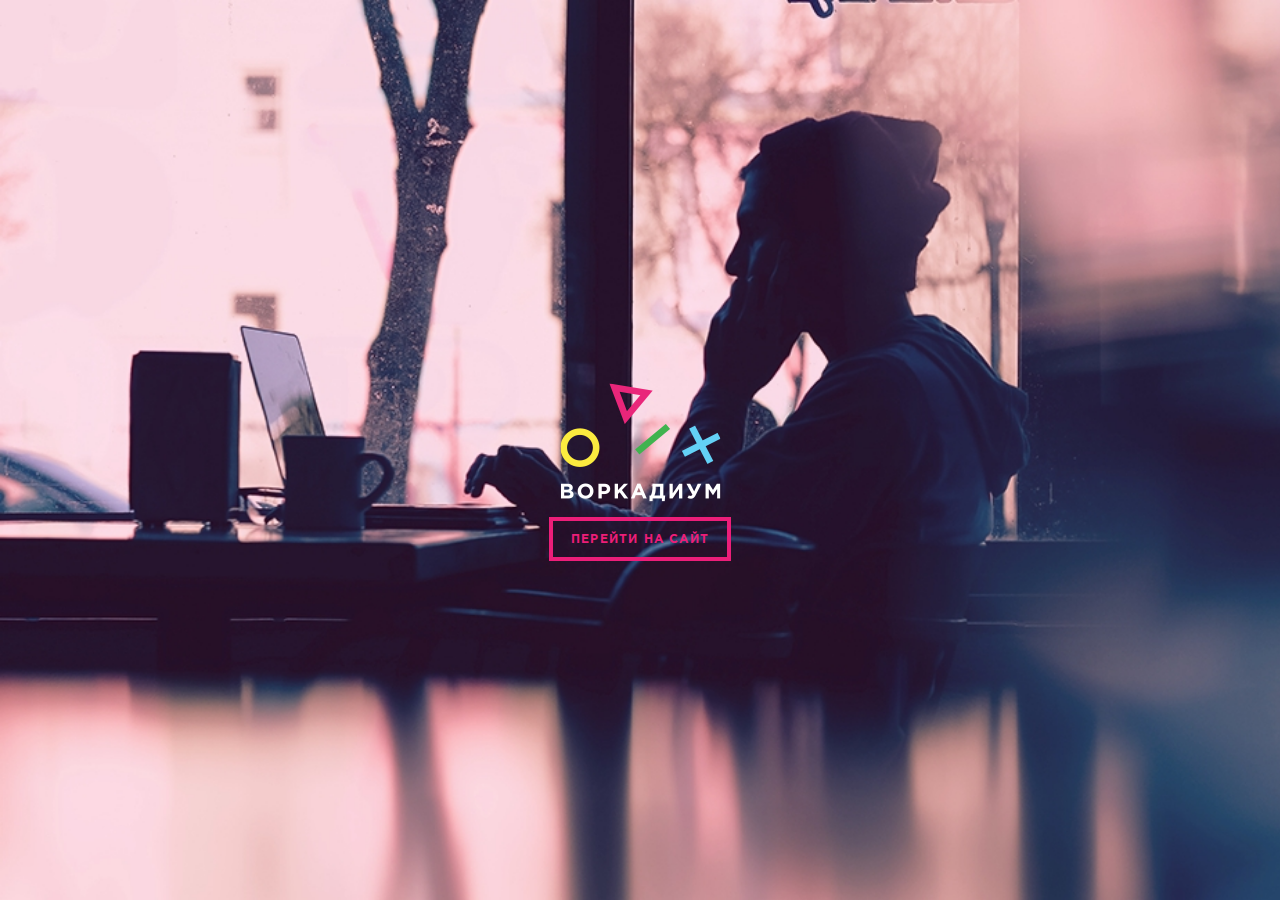
<file: index.html>
<!DOCTYPE html>
<html lang="en">
<head>
    <meta charset="UTF-8">
    <title>Вход</title>
    <meta charset="UTF-8">
    <title>Тарифы</title>
    <title>Коворкинг-главная</title>
    <meta charset="UTF-8">
    <title>Home page</title>
    <link rel="shortcut icon" href="img/fav.ico" type="image/x-icon">
    <link rel="icon" href="img/fav.ico" type="image/x-icon">
    <meta name="viewport" content="width=1100, initial-scale=1.0">
    <link href="https://fonts.googleapis.com/css?family=Roboto:300,400&amp;subset=cyrillic" rel="stylesheet">
    <link href="https://fonts.googleapis.com/css?family=Open+Sans:400,700&amp;subset=cyrillic" rel="stylesheet">
    <link rel="stylesheet" href="css/layout/main.css">
    <link rel="stylesheet" href="css/layout/intro.css">
    <link rel="stylesheet" href="css/layout/reviews.css">
    <link rel="stylesheet" href="normalize.css">
    <link rel="stylesheet" href="css/blocks/footer.css">
    <link rel="stylesheet" href="css/blocks/header.css">
    <link rel="stylesheet" href="css/layout/price-page.css">
    <link rel="stylesheet" href="css/blocks/sidebar.css">
    <link rel="stylesheet" href="https://necolas.github.io/normalize.css/7.0.0/normalize.css">
</head>
<body>
    <div class="wrapper--intro">
        <div class="main-block">

            <div class="intro__logo"></div>
            <a href="main.html" class="intro__link">
                <button class="intro__button">перейти на сайт</button>
            </a>

        </div>
    </div>
</body>
</html>
</file>
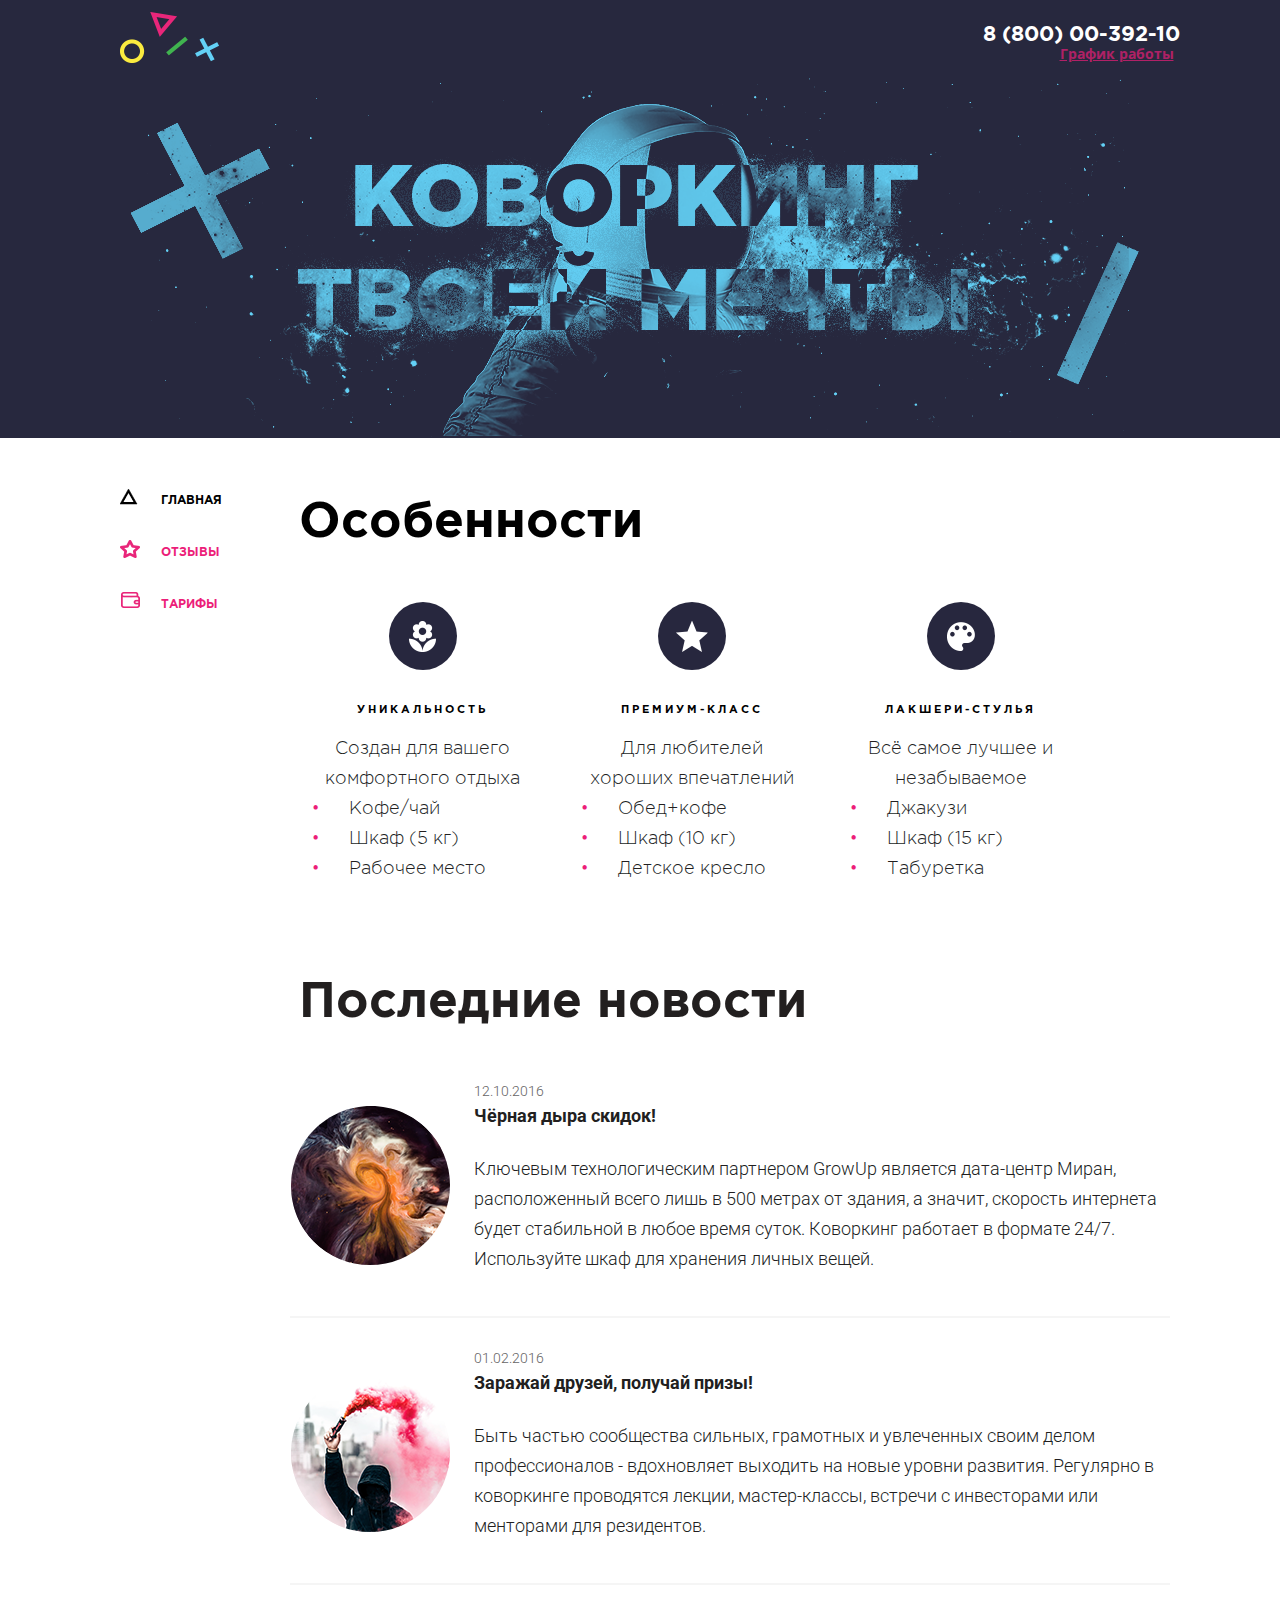
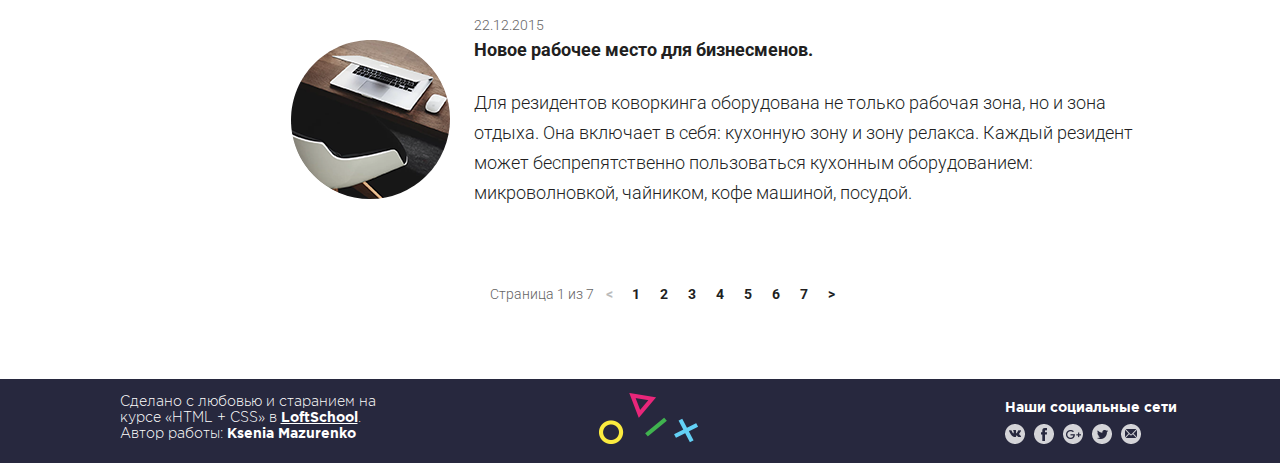
<file: main.html>
<!DOCTYPE html>
<html lang="en">
<head>
    <meta charset="UTF-8">
    <title>Коворкинг-главная</title>
    <meta charset="UTF-8">
    <title>Home page</title>
    <link rel="shortcut icon" href="img/fav.ico" type="image/x-icon">
    <link rel="icon" href="img/fav.ico" type="image/x-icon">
    <meta name="viewport" content="width=1100, initial-scale=1.0">
    <link href="https://fonts.googleapis.com/css?family=Roboto:300,400&amp;subset=cyrillic" rel="stylesheet">
    <link href="https://fonts.googleapis.com/css?family=Open+Sans:400,700&amp;subset=cyrillic" rel="stylesheet">
    <link rel="stylesheet" href="css/layout/main.css">
    <link rel="stylesheet" href="css/layout/reviews.css">
    <link rel="stylesheet" href="css/blocks/footer.css">
    <link rel="stylesheet" href="css/blocks/header.css">
    <link rel="stylesheet" href="css/blocks/sidebar.css">
    <link rel="stylesheet" href="normalize.css">
    <link rel="stylesheet" href="https://necolas.github.io/normalize.css/7.0.0/normalize.css">
</head>
<body>
    <div class="wrapper">
        <header class="header">
            <div class="container header__container clearfix">
                <div class="header__left">
                <div class="logo">
                    <a href="#" class="logo">
                        <img src="./img/logo-fig.png" alt="Co-working" class="logo">
                    </a>
                </div>
                </div>
                <div class="header__right">
                    <div class="contacts">
                        <a href="tel:+78000039210" class="contacts__phone">
                            8 (800) 00-392-10
                        </a>
                        <div class="contacts__description">
                            <button type="button" class="contacts__button">График работы</button>
                            <div class="contacts__dropdown">
                                <div class="contacts__schedule">
                                    <div class="schedule__triangle"></div>
                                    <p class="schedule__days">пн-вс: 09:00-20:00</p>
                                    <p class="schedule__lunch">обед: 14:00-14:30</p>
                                </div>
                            </div>

                        </div>
                    </div>
                </div>
            </div>
        </header>

        <!--------------BANNER------->

        <div class="banner">
            <div class="container">
                <div class="banner__img"></div>

            </div>
        </div>

        <!---------------MAIN-------->
        <div class="main-block">

            <div class="container">

                <div class="main-block__left">

                    <aside class="sidebar">
                        <nav class="menu">
                            <ul class="menu__list">
                                <li class="menu__item">
                                    <span class="menu__link menu__link--active">
                                        <div class="menu__icon menu__icon--main-active"></div>
                                        <span class="menu__text menu__text--active">Главная</span>
                                    </span>
                                </li>
                                <li class="menu__item">
                                    <a href="reviews.html" class="menu__link">
                                        <div class="menu__icon menu__icon--feed"></div>
                                        <span class="menu__text">Отзывы</span>
                                    </a>
                                </li>
                                <li class="menu__item">
                                    <a href="price.html" class="menu__link">
                                        <div class="menu__icon menu__icon--price"></div>
                                        <span class="menu__text">Тарифы</span>
                                    </a>
                                </li>

                            </ul>
                        </nav>
                    </aside>

                </div>

            </div>

            <div class="container clearfix">
                <div class="main-block__right">
                    <section class="features">
                        <h1 class="features__title">Особенности</h1>
                        <ul class="features__list">
                            <li class="features__item">
                                <div class="features__icon">
                                    <div class="features__icon features__icon--unique"></div>
                                </div>
                                <div class="features__name">уникальность</div>
                                <div class="features__info">
                                    Создан для вашего комфортного отдыха
                                    <ul class="feature__info__list">
                                        <li class="feature__info__list-item">Кофе/чай </li>
                                        <li class="feature__info__list-item">Шкаф (5 кг)</li>
                                        <li class="feature__info__list-item">Рабочее место</li>
                                    </ul>
                                </div>
                            </li>
                            <li class="features__item">
                                <div class="features__icon">
                                    <div class="features__icon features__icon--premium"></div>
                                </div>
                                <div class="features__name">премиум-класс</div>
                                <div class="features__info">
                                    Для любителей хороших впечатлений
                                    <ul class="feature__info__list">
                                        <li class="feature__info__list-item">Обед+кофе  </li>
                                        <li class="feature__info__list-item">Шкаф (10 кг)</li>
                                        <li class="feature__info__list-item">Детское кресло</li>
                                    </ul>
                                </div>
                            </li>
                            <li class="features__item">
                                <div class="features__icon">
                                    <div class="features__icon features__icon--luxe"></div>
                                </div>
                                <div class="features__name">лакшери-стулья</div>
                                <div class="features__info">
                                    Всё самое лучшее и незабываемое
                                    <ul class="feature__info__list">
                                        <li class="feature__info__list-item">Джакузи</li>
                                        <li class="feature__info__list-item">Шкаф (15 кг)</li>
                                        <li class="feature__info__list-item">Табуретка</li>
                                    </ul>
                                </div>
                            </li>
                        </ul>
                    </section>
                    <section class="news">
                        <h1 class="news__title">Последние новости</h1>
                        <ul class="news__list">
                            <li class="news__item">
                                <div class="news__icon">
                                    <img src="img/layer-6.png" class="news__item__icon-pic">
                                </div>
                                <div class="news__text">
                                    <div class="news__date">12.10.2016</div>
                                    <div class="news__name">Чёрная дыра скидок!</div>
                                    <p class="news__info">
                                        Ключевым технологическим партнером GrowUp является дата-центр Миран, расположенный всего лишь в 500 метрах от здания, а значит, скорость интернета будет стабильной в любое время суток. Коворкинг работает в формате 24/7.
                                        Используйте шкаф для хранения личных вещей.
                                    </p>
                                </div>
                            </li>
                            <li class="news__item">
                                <div class="news__icon">
                                    <img src="img/layer-7.png" class="news__item__icon-pic">
                                </div>
                                <div class="news__text">
                                    <div class="news__date">01.02.2016</div>
                                    <div class="news__name">Заражай друзей, получай призы!</div>
                                    <p class="news__info">
                                        Быть частью сообщества сильных, грамотных и увлеченных своим делом профессионалов - вдохновляет выходить на новые уровни развития. Регулярно в коворкинге проводятся лекции, мастер-классы, встречи с инвесторами или менторами для резидентов.
                                    </p>
                                </div>
                            </li>
                            <li class="news__item">
                                <div class="news__icon">
                                    <img src="img/layer-9.png" class="news__item__icon-pic">
                                </div>
                                <div class="news__text">
                                    <div class="news__date">22.12.2015</div>
                                    <div class="news__name">Новое рабочее место для бизнесменов.</div>
                                    <p class="news__info">
                                        Для резидентов коворкинга оборудована не только рабочая зона, но и зона отдыха. Она включает в себя: кухонную зону и зону релакса.
                                        Каждый резидент может беспрепятственно пользоваться кухонным оборудованием: микроволновкой, чайником, кофе машиной, посудой.
                                    </p>
                                </div>
                            </li>
                        </ul>
                    </section>
                    <div class="pagination">
                        <p class="pagination__title">Страница 1 из 7</p>
                        <nav class="pagination__pages">
                            <ul class="pagination__list">
                                <li class="pagination__item"><a href="#" class="pagination__link pagination__link--left"><</a></li>
                                <li class="pagination__item"><a href="#" class="pagination__link">1</a></li>
                                <li class="pagination__item"><a href="#" class="pagination__link">2</a></li>
                                <li class="pagination__item"><a href="#" class="pagination__link">3</a></li>
                                <li class="pagination__item"><a href="#" class="pagination__link">4</a></li>
                                <li class="pagination__item"><a href="#" class="pagination__link">5</a></li>
                                <li class="pagination__item"><a href="#" class="pagination__link">6</a></li>
                                <li class="pagination__item"><a href="#" class="pagination__link">7</a></li>
                                <li class="pagination__item"><a href="#" class="pagination__link pagination__link--right">></a></li>
                            </ul>
                        </nav>
                    </div>
                </div>
            </div>
        </div>


        <!---------------END-of-MAIN-------->

        <footer class="footer">
            <div class="container container__footer clearfix">
                <div class="footer__right">
                    <div class="footer__signature">Сделано с любовью и старанием
                        на курсе «HTML + CSS» в <a class="loftschool__link" href="https://loftschool.com/">LoftSchool</a>.
                        Автор работы: <b class="footer__signature footer__signature--bold">Ksenia Mazurenko</b>
                    </div>
                </div>
                <div class="footer__middle">
                    <div class="footer__logo">
                        <div class="logo">
                            <a href="#" class="logo">
                                <img src="./img/logo-fig.png" alt="Co-working" class="logo">
                            </a>
                        </div>
                    </div>

                </div>
                <div class="footer__left">
                    <div class="socials">
                        <div class="socials__title">
                            Наши социальные сети
                        </div>
                        <ul class="socials__list">
                            <li class="socials__item ">
                                <a href="#" class="socials__icon social__icon--vk"></a>
                            </li>
                            <li class="socials__item ">
                                <a href="#" class="socials__icon social__icon--fb"></a>
                            </li>
                            <li class="socials__item ">
                                <a href="#" class="socials__icon social__icon--g"></a>
                            </li>
                            <li class="socials__item ">
                                <a href="#" class="socials__icon social__icon--tw"></a>
                            </li>
                            <li class="socials__item ">
                                <a href="#" class="socials__icon social__icon--mail"></a>
                            </li>


                        </ul>
                    </div>
                </div>
            </div>
        </footer>
    </div>
</body>
</html>
</file>
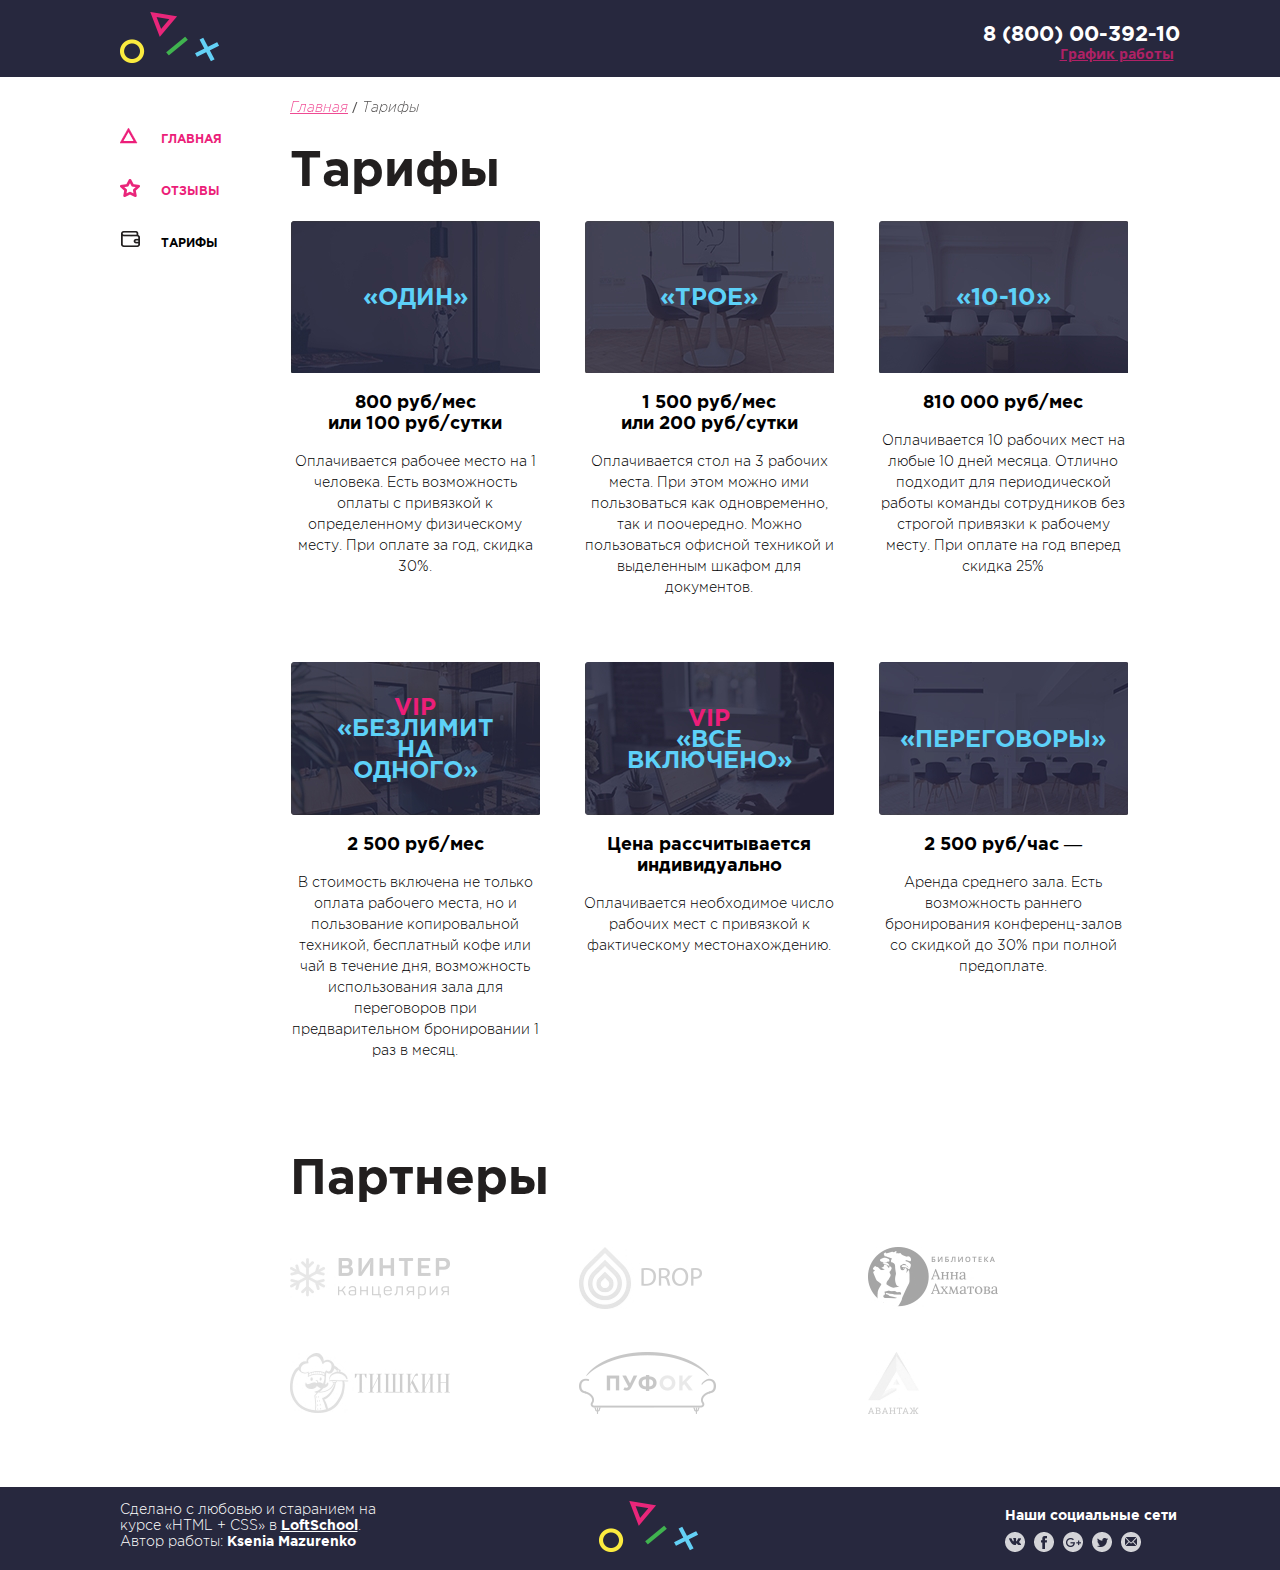
<file: price.html>
<!DOCTYPE html>
<html lang="en">
<head>
    <meta charset="UTF-8">
    <title>Тарифы</title>
    <title>Коворкинг-главная</title>
    <meta charset="UTF-8">
    <title>Home page</title>
    <link rel="shortcut icon" href="img/fav.ico" type="image/x-icon">
    <link rel="icon" href="img/fav.ico" type="image/x-icon">
    <meta name="viewport" content="width=1100, initial-scale=1.0">
    <link href="https://fonts.googleapis.com/css?family=Roboto:300,400&amp;subset=cyrillic" rel="stylesheet">
    <link href="https://fonts.googleapis.com/css?family=Open+Sans:400,700&amp;subset=cyrillic" rel="stylesheet">
    <link rel="stylesheet" href="css/layout/main.css">
    <link rel="stylesheet" href="css/layout/reviews.css">
    <link rel="stylesheet" href="normalize.css">
    <link rel="stylesheet" href="css/blocks/footer.css">
    <link rel="stylesheet" href="css/blocks/header.css">
    <link rel="stylesheet" href="css/layout/price-page.css">
    <link rel="stylesheet" href="css/blocks/sidebar.css">
    <link rel="stylesheet" href="https://necolas.github.io/normalize.css/7.0.0/normalize.css">

</head>
<body>
    <div class="wrapper">
        <!---------------HEADER--------------->
        <header class="header">
            <div class="container header__container clearfix">
                <div class="header__left">
                    <div class="logo">
                        <a href="#" class="logo">
                            <img src="./img/logo-fig.png" alt="Co-working" class="logo">
                        </a>
                    </div>
                </div>
                <div class="header__right">
                    <div class="contacts">
                        <a href="tel:+78000039210" class="contacts__phone">
                            8 (800) 00-392-10
                        </a>
                        <div class="contacts__description">
                            <button type="button" class="contacts__button">График работы</button>
                            <div class="contacts__dropdown">
                                <div class="contacts__schedule">
                                    <div class="schedule__triangle"></div>
                                    <p class="schedule__days">пн-вс: 09:00-20:00</p>
                                    <p class="schedule__lunch">обед: 14:00-14:30</p>
                                </div>
                            </div>

                        </div>
                    </div>
                </div>
            </div>
        </header>
        <!---------------END-of-HEADER-------->

        <div class="main-block">
            <div class="container">

                <div class="main-block__left">

                    <aside class="sidebar">
                        <nav class="menu">
                            <ul class="menu__list">
                                <li class="menu__item">
                                    <a href="main.html" class="menu__link">
                                        <div class="menu__icon menu__icon--main"></div>
                                        <span class="menu__text">Главная</span>
                                    </a>
                                </li>
                                <li class="menu__item">
                                    <a href="reviews.html" class="menu__link">
                                        <div class="menu__icon menu__icon--feed"></div>
                                        <span class="menu__text">Отзывы</span>
                                    </a>
                                </li>
                                <li class="menu__item">
                                    <a class="menu__link menu__link--active">
                                        <div class="menu__icon menu__icon--price-active"></div>
                                        <span class="menu__text menu__text--active">Тарифы</span>
                                    </a>
                                </li>

                            </ul>
                        </nav>
                    </aside>

                </div>

            </div>

            <div class="container clearfix">
                <div class="main-block__right">
                    <nav class="breadcrumbs">
                        <ul class="breadcrumbs__list">
                            <li class="breadcrumbs__item">
                                <a href="main.html" class="breadcrumbs__link">Главная</a>
                            </li>
                            <li class="breadcrumbs__item">
                                <span href="#" class="breadcrumbs__link breadcrumbs__link--active">Тарифы</span>
                            </li>
                        </ul>
                    </nav>
                    <main class="content">
                        <div class="rates">
                            <h1 class="rates__title">Тарифы</h1>
                            <ul class="rates__list">
                                <li class="rates__item">
                                    <div class="rates_img rates_img--one">
                                        <span class="rates__name">«Один»</span>
                                    </div>
                                    <div class="rates__info">
                                        <h3 class="rates__info__price">800 руб/мес <br>или 100 руб/сутки</h3>
                                        <p>Оплачивается рабочее место на 1 человека. Есть возможность оплаты с привязкой к определенному физическому месту. При оплате за год, скидка 30%.</p>

                                    </div>
                                </li>
                                <li class="rates__item">
                                    <div class="rates_img rates_img--three">
                                        <span class="rates__name">«Трое»</span>
                                    </div>
                                    <div class="rates__info">
                                        <h3 class="rates__info__price">1 500 руб/мес <br>или 200 руб/сутки</h3>
                                        <p>
                                            Оплачивается стол на 3 рабочих места. При этом можно ими пользоваться как одновременно, так и поочередно. Можно пользоваться офисной техникой и выделенным шкафом для документов.

                                        </p>
                                        </div>
                                </li>
                                <li class="rates__item">
                                    <div class="rates_img rates_img--ten">
                                        <span class="rates__name">«10-10»</span>
                                    </div>
                                    <div class="rates__info">
                                        <h3 class="rates__info__price">810 000 руб/мес</h3>
                                        <p>Оплачивается 10 рабочих мест на любые 10 дней месяца. Отлично подходит для периодической работы команды сотрудников без строгой привязки к рабочему месту. При оплате на год вперед скидка 25%</p>
                                    </div>
                                </li>
                                <li class="rates__item">
                                    <div class="rates_img rates_img--VIP">
                                        <span class="rates__name"><span class="rates__name--active">VIP</span><br>«Безлимит на одного»</span>
                                    </div>
                                    <div class="rates__info">
                                        <h3 class="rates__info__price">2 500 руб/мес</h3>
                                        <p>
                                            В стоимость включена не только оплата рабочего места, но и пользование копировальной техникой, бесплатный кофе или чай в течение дня, возможность использования зала для переговоров при предварительном бронировании 1 раз в месяц.

                                        </p>
                                    </div>
                                </li>
                                <li class="rates__item">
                                    <div class="rates_img rates_img--all">
                                        <span class="rates__name"><span class="rates__name--active">VIP</span><br>«Все включено»</span>
                                    </div>
                                    <div class="rates__info">
                                        <h3 class="rates__info__price">Цена рассчитывается <br>индивидуально</h3>
                                        <p>
                                            Оплачивается необходимое число рабочих мест с привязкой к фактическому местонахождению.
                                        </p>
                                        </div>
                                </li>
                                <li class="rates__item">
                                    <div class="rates_img rates_img--meetings">
                                        <span class="rates__name">«Переговоры»</span>
                                    </div>
                                    <div class="rates__info">
                                        <h3 class="rates__info__price">2 500 руб/час —</h3>
                                        <p>
                                            Аренда среднего зала. Есть возможность раннего бронирования конференц-залов
                                            со скидкой до 30% при полной предоплате.
                                        </p>

                                    </div>
                                </li>
                            </ul>
                        </div>
                        <div class="partners">
                            <h1 class="partners__title">Партнеры</h1>
                            <ul class="partners__list">
                                <li class="partners__item">
                                    <a href="" class="partners__link">
                                        <div class="partners__img partners__img--winter"></div>
                                    </a>
                                </li>
                                <li class="partners__item">
                                    <a href="" class="partners__link">
                                        <div class="partners__img partners__img--drop"></div>
                                    </a>
                                </li>
                                <li class="partners__item">
                                    <a href="" class="partners__link">
                                        <div class="partners__img partners__img--ahmatova"></div>
                                    </a>
                                </li>
                                <li class="partners__item">
                                    <a href="" class="partners__link">
                                        <div class="partners__img partners__img--tishkin"></div>
                                    </a>
                                </li>
                                <li class="partners__item">
                                    <a href="" class="partners__link">
                                        <div class="partners__img partners__img--pufok"></div>
                                    </a>
                                </li>
                                <li class="partners__item">
                                    <a href="" class="partners__link">
                                        <div class="partners__img partners__img--avantage"></div>

                                    </a>
                                </li>
                            </ul>
                        </div>
                    </main>

                </div>
            </div>
        </div>

        <footer class="footer">
            <div class="container container__footer clearfix">
                <div class="footer__right">
                    <div class="footer__signature">Сделано с любовью и старанием
                        на курсе «HTML + CSS» в <a class="loftschool__link" href="https://loftschool.com/">LoftSchool</a>.
                        Автор работы: <b class="footer__signature footer__signature--bold">Ksenia Mazurenko</b>
                    </div>
                </div>
                <div class="footer__middle">
                    <div class="footer__logo">
                        <div class="logo">
                            <a href="#" class="logo">
                                <img src="./img/logo-fig.png" alt="Co-working" class="logo">
                            </a>
                        </div>
                    </div>

                </div>
                <div class="footer__left">
                    <div class="socials">
                        <div class="socials__title">
                            Наши социальные сети
                        </div>
                        <ul class="socials__list">
                            <li class="socials__item ">
                                <a href="#" class="socials__icon social__icon--vk"></a>
                            </li>
                            <li class="socials__item ">
                                <a href="#" class="socials__icon social__icon--fb"></a>
                            </li>
                            <li class="socials__item ">
                                <a href="#" class="socials__icon social__icon--g"></a>
                            </li>
                            <li class="socials__item ">
                                <a href="#" class="socials__icon social__icon--tw"></a>
                            </li>
                            <li class="socials__item ">
                                <a href="#" class="socials__icon social__icon--mail"></a>
                            </li>


                        </ul>
                    </div>
                </div>
            </div>
        </footer>

    </div>
</body>
</html>
</file>
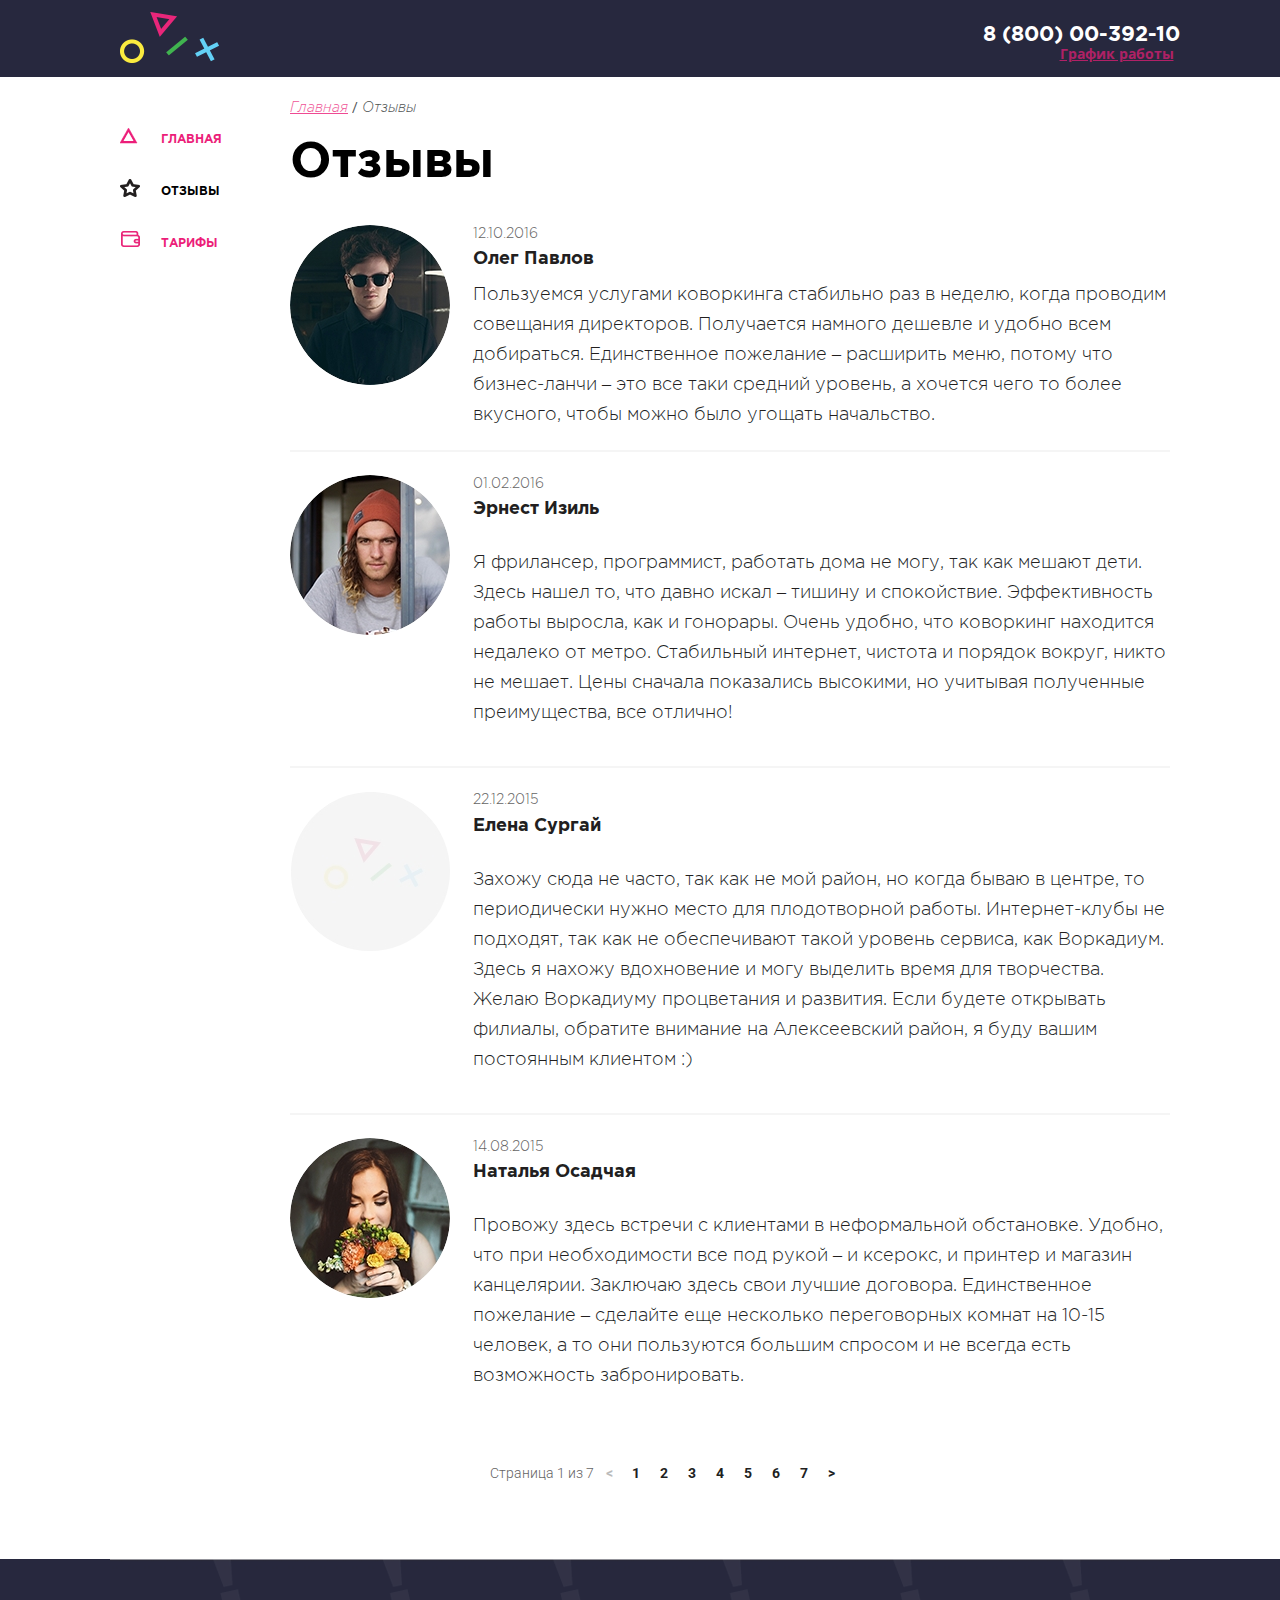
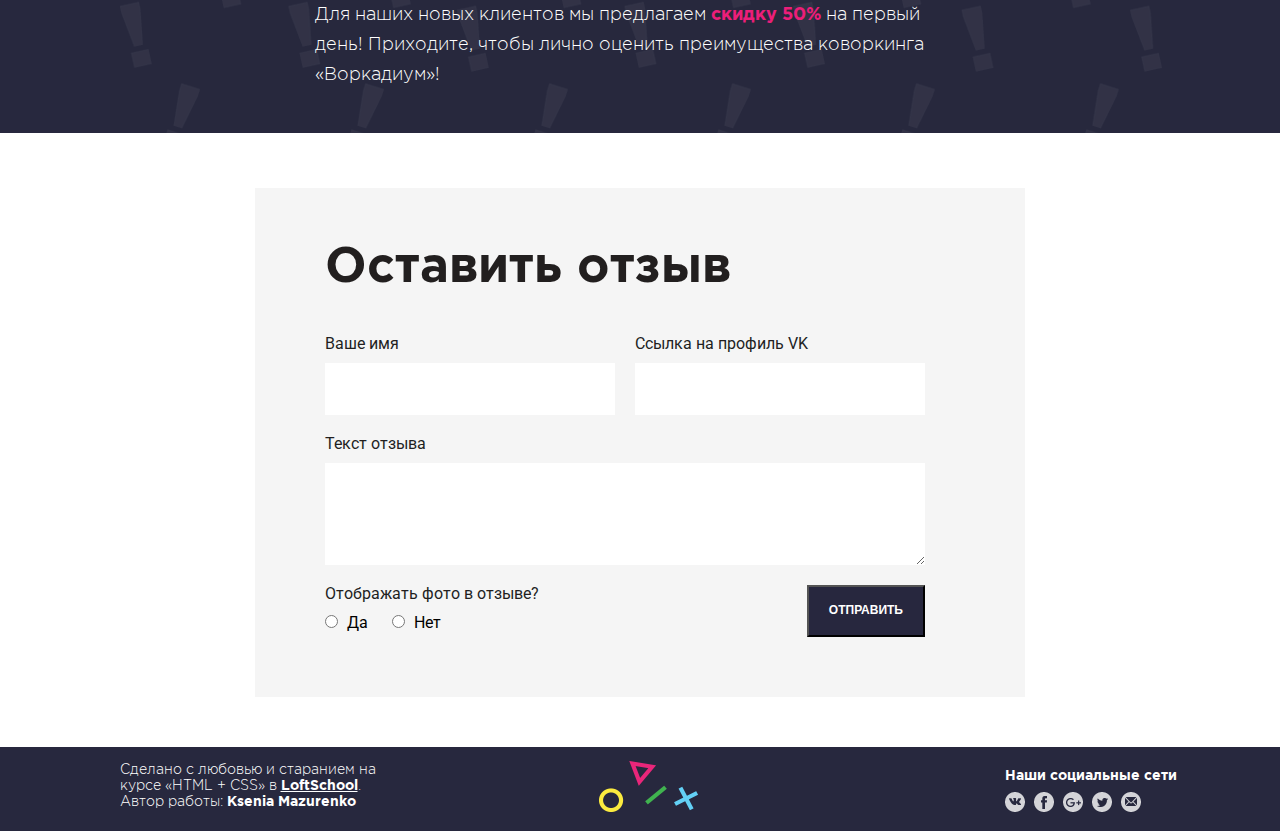
<file: reviews.html>
<!DOCTYPE html>
<html lang="ru-RU">
<head>
    <meta charset="UTF-8">
    <meta http-equiv="X-UA-Compatible" content="IE=edge">
    <meta name="viewport" content="width=device-width">
    <title>Отзывы</title>
    <link rel="shortcut icon" href="img/fav.ico" type="image/x-icon">
    <link rel="icon" href="img/fav.ico" type="image/x-icon">
    <link rel="stylesheet" href="normalize.css">
    <link href="https://fonts.googleapis.com/css?family=Roboto&amp;subset=cyrillic,cyrillic-ext" rel="stylesheet">
    <link href="https://fonts.googleapis.com/css?family=Open+Sans:400,700&amp;subset=cyrillic" rel="stylesheet">
    <link rel="stylesheet" href="css/layout/reviews.css">
    <link rel="stylesheet" href="css/layout/main.css">
    <link rel="stylesheet" href="css/blocks/header.css">
    <link rel="stylesheet" href="css/blocks/footer.css">
    <link rel="stylesheet" href="css/blocks/sidebar.css">
</head>
<body>
    <div class="wrapper">

    <!---------------HEADER--------------->
        <header class="header">
            <div class="container header__container clearfix">
                <div class="header__left">
                    <div class="logo">
                        <a href="#" class="logo">
                            <img src="./img/logo-fig.png" alt="Co-working" class="logo">
                        </a>
                    </div>
                </div>
                <div class="header__right">
                    <div class="contacts">
                        <a href="tel:+78000039210" class="contacts__phone">
                            8 (800) 00-392-10
                        </a>
                        <div class="contacts__description">
                            <button type="button" class="contacts__button">График работы</button>
                            <div class="contacts__dropdown">
                                <div class="contacts__schedule">
                                    <div class="schedule__triangle"></div>
                                    <p class="schedule__days">пн-вс: 09:00-20:00</p>
                                    <p class="schedule__lunch">обед: 14:00-14:30</p>
                                </div>
                            </div>

                        </div>
                    </div>
                </div>
            </div>
        </header>
    <!---------------END-of-HEADER-------->

        <div class="main-block">
            <div class="container">
                <div class="main-block__left">
                    <div class="nav">
                        <aside class="sidebar">
                            <nav class="menu">
                                <ul class="menu__list">
                                    <li class="menu__item">
                                        <a href="main.html" class="menu__link">
                                            <div class="menu__icon menu__icon--main"></div>
                                            <span class="menu__text">Главная</span>
                                        </a>
                                    </li>
                                    <li class="menu__item">
                                        <span class="menu__link menu__link--active">
                                            <div class="menu__icon menu__icon--feed-active"></div>
                                            <span class="menu__text menu__text--active">Отзывы</span>
                                        </span>
                                    </li>
                                    <li class="menu__item">
                                        <a href="price.html" class="menu__link">
                                            <div class="menu__icon menu__icon--price"></div>
                                            <span class="menu__text">Тарифы</span>
                                        </a>
                                    </li>

                                </ul>
                            </nav>
                        </aside>
                    </div>
                </div>


                    <!---------------MAIN--------------->
                <div class="container clearfix">
                    <div class="main-block__right">
                        <nav class="breadcrumbs">
                            <ul class="breadcrumbs__list">
                                <li class="breadcrumbs__item">
                                    <a href="main.html" class="breadcrumbs__link">Главная</a>
                                </li>
                                <li class="breadcrumbs__item">
                                    <span href="#" class="breadcrumbs__link breadcrumbs__link--active">Отзывы</span>
                                </li>
                            </ul>
                        </nav>

                        <main class="content">

                            <div class="reviews">
                                <hi class="reviews__title">Отзывы</hi>
                                <ul class="reviews__list">
                                    <li class="reviews__item">
                                        <section class="reviews__section">
                                            <div class="reviews__icon">
                                                <img src="img/feedback-2.jpg" class="reviews__pic">
                                            </div>
                                            <div class="reviews__item__text">
                                                <div class="reviews__date">12.10.2016</div>
                                                <div class="reviews__user-name">Олег Павлов</div>
                                                <div class="reviews__info">
                                                    Пользуемся услугами коворкинга стабильно раз в неделю, когда проводим совещания директоров. Получается намного дешевле и удобно всем добираться. Единственное пожелание – расширить меню, потому что бизнес-ланчи – это все таки средний уровень, а хочется чего то более вкусного, чтобы можно было угощать начальство.
                                                </div>
                                            </div>
                                        </section>


                                    </li>
                                    <li class="reviews__item">
                                        <section class="reviews__section">
                                            <div class="reviews__icon">
                                                <img src="img/feedback-1.jpg" class="reviews__pic">
                                            </div>
                                            <div class="reviews__item__text">
                                                <div class="reviews__date">01.02.2016</div>
                                                <div class="reviews__user-name">Эрнест Изиль</div>
                                                <p class="reviews__info">
                                                    Я фрилансер, программист, работать дома не могу, так как мешают дети. Здесь нашел то, что давно искал – тишину и спокойствие. Эффективность работы выросла, как и гонорары. Очень удобно, что коворкинг находится недалеко от метро. Стабильный интернет, чистота и порядок вокруг, никто не мешает. Цены сначала показались высокими, но учитывая полученные преимущества, все отлично!
                                                </p>
                                            </div>
                                        </section>
                                    </li>
                                    <li class="reviews__item">
                                        <section class="reviews__section">
                                            <div class="reviews__icon">
                                                <img src="img/feedback-4.jpg" class="reviews__pic">
                                            </div>
                                            <div class="reviews__item__text">
                                                <div class="reviews__date">22.12.2015</div>
                                                <div class="reviews__user-name">Елена Сургай</div>
                                                <p class="reviews__info">
                                                    Захожу сюда не часто, так как не мой район, но когда бываю в центре, то периодически нужно место для плодотворной работы. Интернет-клубы не подходят, так как не обеспечивают такой уровень сервиса, как Воркадиум. Здесь я нахожу вдохновение и могу выделить время для творчества. Желаю Воркадиуму процветания и развития. Если будете открывать филиалы, обратите внимание на Алексеевский район, я буду вашим постоянным клиентом :)
                                                </p>
                                            </div>
                                        </section>
                                    </li>
                                    <li class="reviews__item">
                                        <section class="reviews__section">
                                            <div class="reviews__icon">
                                                <img src="img/feedback-3.jpg" class="reviews__pic">
                                            </div>
                                            <div class="reviews__item__text">
                                                <div class="reviews__date">14.08.2015</div>
                                                <div class="reviews__user-name">Наталья Осадчая</div>
                                                <p class="reviews__info">
                                                    Провожу здесь встречи с клиентами в неформальной обстановке. Удобно, что при необходимости все под рукой – и ксерокс, и принтер и магазин канцелярии. Заключаю здесь свои лучшие договора. Единственное пожелание – сделайте еще несколько переговорных комнат на 10-15 человек, а то они пользуются большим спросом и не всегда есть возможность забронировать.
                                                </p>
                                            </div>
                                        </section>
                                    </li>
                                </ul>
                            </div>

                            <div class="pagination">
                                <p class="pagination__title">Страница 1 из 7</p>
                                <nav class="pagination__pages">
                                    <ul class="pagination__list">
                                        <li class="pagination__item"><a href="#" class="pagination__link pagination__link--left"><</a></li>
                                        <li class="pagination__item"><a href="#" class="pagination__link">1</a></li>
                                        <li class="pagination__item"><a href="#" class="pagination__link">2</a></li>
                                        <li class="pagination__item"><a href="#" class="pagination__link">3</a></li>
                                        <li class="pagination__item"><a href="#" class="pagination__link">4</a></li>
                                        <li class="pagination__item"><a href="#" class="pagination__link">5</a></li>
                                        <li class="pagination__item"><a href="#" class="pagination__link">6</a></li>
                                        <li class="pagination__item"><a href="#" class="pagination__link">7</a></li>
                                        <li class="pagination__item"><a href="#" class="pagination__link pagination__link--right">></a></li>
                                    </ul>
                                </nav>
                            </div>
                        </main>
                    </div>
                </div>
            </div>
        </div>
                    <!---------------END-of-MAIN-------------->






        <div class="info-banner">
            <div class="container">
                <div class="info-banner__img">
                    <div class="info-banner__background">
                        <p class="info-banner__text">
                            Для наших новых клиентов мы предлагаем <span class="info-banner__text--active">скидку 50%</span> на первый день! Приходите, чтобы лично оценить преимущества коворкинга «Воркадиум»!
                        </p>
                    </div>
                </div>
            </div>
        </div>

        <!---------------FEEDBACK-FORM-------------->

        <div class="container">
            <div class="feedback__form clearfix">
                <h1 class="form__title form__title--main">Оставить отзыв</h1>
                <div class="form__element">
                    <label for="name" class="form__title">Ваше имя</label>
                    <input type="text" id="name" class="form__input">
                </div>
                <div class="form__element form__element--vk">
                    <label for="vk" class="form__title">Ссылка на профиль VK</label>
                    <input type="text" id="vk" class="form__input">
                </div>
                <div class="form__element form__element__text">
                    <label for="text" class="form__title">Текст отзыва</label>
                    <textarea type="text" id="text" class="form__input form__input__text form__input__text--active"></textarea>
                </div>
                <div class="form__element">
                    <div class="form__title">Отображать фото в отзыве?</div>
                    <div class="form__radio">
                        <input id="radio-yes" type="radio" class="form__radio-text">
                        <label for="radio-yes">Да</label>
                    </div>
                    <div class="form__radio">
                        <input id="radio-no" type="radio" class="form__radio-text">
                        <label for="radio-no">Нет</label>
                    </div>
                </div>
                <div class="form__element form__element--right">
                    <button type="submit" class="form__submit">Отправить</button>
                </div>
            </div>
        </div>
        <footer class="footer">
            <div class="container container__footer clearfix">
                <div class="footer__right">
                    <div class="footer__signature">Сделано с любовью и старанием
                        на курсе «HTML + CSS» в <a class="loftschool__link" href="https://loftschool.com/">LoftSchool</a>.
                        Автор работы: <b class="footer__signature footer__signature--bold">Ksenia Mazurenko</b>
                    </div>
                </div>
                <div class="footer__middle">
                    <div class="footer__logo">
                        <div class="logo">
                            <a href="#" class="logo">
                                <img src="./img/logo-fig.png" alt="Co-working" class="logo">
                            </a>
                        </div>
                    </div>

                </div>
                <div class="footer__left">
                    <div class="socials">
                        <div class="socials__title">
                            Наши социальные сети
                        </div>
                        <ul class="socials__list">
                            <li class="socials__item ">
                                <a href="#" class="socials__icon social__icon--vk"></a>
                            </li>
                            <li class="socials__item ">
                                <a href="#" class="socials__icon social__icon--fb"></a>
                            </li>
                            <li class="socials__item ">
                                <a href="#" class="socials__icon social__icon--g"></a>
                            </li>
                            <li class="socials__item ">
                                <a href="#" class="socials__icon social__icon--tw"></a>
                            </li>
                            <li class="socials__item ">
                                <a href="#" class="socials__icon social__icon--mail"></a>
                            </li>


                        </ul>
                    </div>
                </div>
            </div>
        </footer>

    </div> <!-------END-of-WRAPPER-------->


    <!---------------FOOTER--------------->

</body>
</html>
</file>
<file: css/layout/main.css>
@font-face {
    font-family:'Gotham Pro Light';
    src: url('../../fonts/GothamPro-Light.woff2') format('woff2'),
    url('../../fonts/GothamPro-Light.woff') format('woff');
    font-weight: 400;
    font-style: normal;
    font-stretch: normal;
    unicode-range: U+0020-0491;
}

@font-face {
    font-family:'Gotham Pro Light It';
    src: url('../../fonts/GothamPro-LightItalic.woff2') format('woff2'),
    url('../../fonts/GothamPro-LightItalic.woff') format('woff');
    font-weight: 400;
    font-style: italic;
    font-stretch: normal;
    unicode-range: U+0020-0491;
}

@font-face {
    font-family:'Gotham Pro';
    src: url('../../fonts/GothamPro-Bold.woff2') format('woff2'),
    url('../../fonts/GothamPro-Bold.woff') format('woff');
    font-weight: 700;
    font-style: normal;
    font-stretch: normal;
    unicode-range: U+0020-0491;
}

html, body {
    width: 100%;
    height: 100%;
}


body {
    margin: 0;
    background: #ffffff;
    font-family: 'Roboto', Arial, serif;
    -webkit-font-smoothing: antialiased;
    -moz-osx-font-smoothing: grayscale;
}

ul {
    padding: 0;
    margin: 0;
}

li {
    list-style: none;
}


.clearfix::after {
    content: "";
    clear: both;
    display: table;
}

.wrapper {

    min-height: 100%;
    overflow: hidden;
    min-width: 1100px;
}

.container {
    width: 1060px;
    margin: 0 auto;
}

.container__footer, .header__container {
    padding-left: 19px;
}

.banner {
    height: 361px;
    background: #27283e;
}

.banner__img {
    background: url('../../img/banner.png') center center no-repeat;
    min-height: 361px;
}




/*---------MAIN---------*/


.content {
    width: 880px;
}

.main-block {
    background: white;
}
.main-block__left{
    float: left;
    width: 160px;
    padding-top: 50px;
}

.main-block__right {
    float: right;
    width: 880px;
    padding-top: 20px;
}

/*---------FEATURES---------*/

.features {

}
.feature__name {
    font-family: "Gotham Pro";
}

.features__list {
    padding-top: 22px;
}

.features__title {
    font-family: "Gotham Pro";
    font-size: 49px;
    font-weight: 700;
    padding-left: 9px;

}

.features__info {
    font-family: 'Gotham Pro Light';
    width: 220px;
    margin: 0 auto;
    color: #221f1f;
    font-size: 18px;
    font-weight: 400;
    text-align: center;
    line-height: 30px;

}

.features__name {
    font-family: "Gotham Pro";
    font-size: 11px;
    font-weight: bold;
    text-transform: uppercase;
    letter-spacing: 3px;
    width: 194px;
    margin: 0 auto;
    padding-top: 33px;
    padding-bottom: 17px;
    text-align: center;
}

.features__item {
    display: inline-block;
    width: 265px;
}

.features__icon {
    width: 68px;
    height: 68px;
    background-color: #27273e;
    border-radius: 50%;
    overflow: hidden;
    display: block;
    margin: 0 auto;
}

.features__icon--unique {
    background: url('../../img/flower.svg') center center no-repeat;

}

.features__icon--premium {
    background: url('../../img/mark-as-favorite-star.svg') center center no-repeat;

}

.features__icon--luxe {
    background: url('../../img/painter-palette.svg') center center no-repeat;

}

.feature__info__list-item {
    text-align: left;
}
.feature__info__list-item:before {
    color: #ec1e79;
    content: "•";
    padding-right: 30px;
}


/*---------NEWS--------*/

.news__title {
    color: #221f1f;
    font-family: "Gotham Pro";
    font-size: 49px;
    line-height: 38px;
    padding-top: 65px;
    padding-left: 9px;
}

.news__list {
    list-style: none;
}

.news__item {
    border-bottom: 2px solid #f5f5f5;
    font-family: 'Roboto', sans-serif;
    color: #221f1f;
    font-size: 18px;
    font-weight: 300;
    padding-top: 30px;
    padding-bottom: 24px;
}

.news__item:last-child {
    border-bottom: none;
}
.news__date {
    color: #656464;
    font-size: 14px;
    font-weight: 300;
    line-height: 21px;
    width: 685px;
}

.news__name{
    color: #221f1f;
    font-weight: 700;
    line-height: 21px;
    width: 685px;
    padding-top: 3px;
}

.news__info {
    font-weight: 300;
    line-height: 30px;
    width: 686px;
    padding-top: 10px;
}

.news__icon {
    width: 160px;
    height: 160px;
    border-radius: 50%;
    overflow: hidden;
    display: inline-block;
}

.news__text {
    display: inline-block;
    width: 685px;
    padding-left: 20px;
}
</file>
<file: css/layout/intro.css>
.wrapper--intro {

    height: 100%;
    overflow: hidden;
    width: 100%;
    background: url("../../img/intro-back.jpg") no-repeat;
    background-size: cover;
    margin: 0;
    padding: 0;
    position: relative;
}

.container {
    width: 1100px;
    height: 650px;
    margin: 0 auto;

}

.main-block {
    position: absolute;
    top: 50%;
    left: 50%;
    transform: translateX(-50%) translateY(-50%);
    background: none;
    width: 182px;


}

.intro__logo {
    width: 161px;
    height: 119px;
    background: url("../../img/logo-big.png") no-repeat;
    margin: 0 auto;
    padding-bottom: 15px;
    animation: rotate 0.45s 0.5s;
    animation-fill-mode: both;
    opacity: 0.2;
    transition: opacity 3s;
    animation: drop 3s;
}

.wrapper--intro:hover .intro__logo{
    opacity: 1;
}

@keyframes drop {
    0% {
       transform: translateY(300px);
    }

    100% {
        transform: translateY(0px);
    }
}
.intro__button {
    position: absolute;
    border: 4px solid #ec1e79;
    width: 182px;
    height: 44px;
    cursor: pointer;
    background: none;
    text-transform: uppercase;
    color: #ec1e79;
    font-family: "Gotham Pro";
    font-size: 12px;
    font-weight: 700;
    /* Text style for "Перейти на" */
    letter-spacing: 1.2px;
    vertical-align: center;
    transition: background-color 1s;
    transition: color 1s;

}

.intro__button:hover {
    background: #ec1e79;
    color: white;
}
</file>
<file: css/layout/reviews.css>
@font-face {
    font-family:'Gotham Pro Light';
    src: url('../../fonts/GothamPro-Light.woff2') format('woff2'),
    url('../../fonts/GothamPro-Light.woff') format('woff');
    font-weight: 400;
    font-style: normal;
    font-stretch: normal;
    unicode-range: U+0020-0491;
}

@font-face {
    font-family:'Gotham Pro Light It';
    src: url('../../fonts/GothamPro-LightItalic.woff2') format('woff2'),
    url('../../fonts/GothamPro-LightItalic.woff') format('woff');
    font-weight: 400;
    font-style: italic;
    font-stretch: normal;
    unicode-range: U+0020-0491;
}

@font-face {
    font-family:'Gotham Pro';
    src: url('../../fonts/GothamPro-Bold.woff2') format('woff2'),
    url('../../fonts/GothamPro-Bold.woff') format('woff');
    font-weight: 700;
    font-style: normal;
    font-stretch: normal;
    unicode-range: U+0020-0491;
}
html, body {
    width: 100%;
    height: 100%;
}
body {
    margin: 0;
    background: #ffffff;
}

ul {
    padding: 0;
    margin: 0;
}

li {
    list-style: none;
}

.wrapper {

    min-height: 100%;
    overflow: hidden;
    min-width: 1100px;
}

.container {
    width: 1060px;
    margin: 0 auto;
}

.empty{
    height: 50px;
}


/*---------MAIN---------*/

.sidebar {
    width: 200px;

}


.breadcrumbs {
    margin-bottom: 15px;
}

.breadcrumbs__item {
    display: inline-block;
    vertical-align: middle;
}


.breadcrumbs__link {
    font-family: 'Gotham Pro Light It';
    font-size: 14px;
    font-weight: 400;
    color: #ec1e79;
    opacity: 0.8;

}

.breadcrumbs__item:after {
    content: "/";
    display: inline-block;
    font-size: 14px;
    font-weight: 400;
    color: #221f1f;
    opacity: 0.8;
}

.breadcrumbs__item:last-child:after {
    display: none;
}

.breadcrumbs__link--active {
    color: #221f1f;
    text-decoration: none;
}

.reviews__list {
    padding-top: 15px;
}
.reviews__section {
    min-width: 250px;
}
.reviews__title {
   font-family: "Gotham Pro";
    font-size: 49px;
    font-weight: bold;
}


.reviews__icon {
    width: 160px;
    height: 160px;
    border-radius: 50%;
    overflow: hidden;
    display: inline-block;
    vertical-align: top;

}
.reviews__item__text {
    width: 550px;
    display: inline-block;
    padding-left: 19px;
    vertical-align: top;
}
.reviews__date {
    font-family: 'Gotham Pro Light';
    font-size: 14px;
    color: #656464;
}

.reviews__user-name {
    font-family: 'Gotham Pro';
    font-size: 18px;
    font-weight: 700;
    line-height: 21px;
    color: #221f1f;
    padding-top: 6px;
}

.reviews__info {
    width: 700px;
    padding-top: 11px;
    padding-bottom: 21px;
    font-family: 'Gotham Pro Light';
    font-weight: 300;
    line-height: 30px;
    color: #221f1f;
    font-size: 18px;
}
.reviews__item {
    border-bottom: 2px solid #f5f5f5;
    padding-top: 23px;

}
.reviews__item:last-child {
    border-bottom: none;
}
/*---------Info banner---------*/


.info-banner{
    margin-top: 1px;
    background: #27283e;
}

.info-banner__img {
    min-height: 174px;
    background: url('../../img/backgraund.jpg') center center no-repeat;
}

.info-banner__background {
    background: url('../../img/pattern.svg') center center no-repeat;
    min-height: 174px;
    position: relative;
}
.info-banner__text {
    line-height: 30px;
    color: #ffffff;
    font-family: 'Gotham Pro Light';
    font-weight: 300;
    font-size: 18px;
    width: 650px;
    padding-top: 40px;
    margin: auto;
    top: 48px;
    right: 202px;
    left: 230px;
    bottom: 49px;

}

.info-banner__text--active{
    font-family: "Gotham Pro";
    color: #ec1e79;
    font-weight: 700;
}

.main, .nav {
    display: inline-block;
}
.nav {
    width: 120px;
    float: left;

}

.main {
    width: 880px;
    float: left;
    padding-top: 40px;
}

.breadcrumbs, .reviews {
    width: 880px;
}

.main-content{
    padding-left: 53px;
}
/*---------FEEDBACK-FORM---------*/

.feedback__form{
    width: 700px;
    margin: 0 auto;
    background-color: #f5f5f5;
    margin-top: 55px;
    padding-top: 15px;
    padding-left: 70px;
    margin-bottom: 50px;
    padding-bottom: 40px;
}

.form__element{
    width: 270px;
    float: left;
    margin-right: 20px;
    margin-bottom: 20px;
}

.form__element:last-child{
    margin-right: 0;
}



.form__title, .form__input{
    display: block;
}

.form__title{
    color: #221f1f;
    padding-bottom: 10px;
}

.form__title--main{
    font-family: "Gotham Pro";
    color: #221f1f;
    padding-bottom: 10px;
    font-size: 49px;
}

.form__input{
    width: 270px;
    height: 50px;
    border: none;
    outline-color: #ec1e79;
    padding-left: 10px;
    padding-right: 10px;
}

.form__element--vk {
    padding-left: 20px;
}
.form__element__text{
    width: 560px;
}

.form__element--right {
    padding-left: 40px;
}

.form__input__text{
    width: 580px;
    min-height: 90px;
    padding-top: 10px;
}

.form__radio{
    display: inline-block;
    margin-right: 20px;
}

.form__radio-text{
    margin-right: 5px;
}

.form__submit{
    background-color: #27273e;
    padding: 17px 20px;
    color: #fff;
    text-transform: uppercase;
    font-size: 12px;
    font-weight: 700;
    float: right;
}

/*---------PAGINATION---------*/

.pagination {

    font-family: 'Roboto', sans-serif;
    padding-top: 15px;
    padding-bottom: 60px;
    padding-left: 200px;
}

.pagination__title{
    color: #656464;
    font-size: 14px;
    font-weight: 300;
    display: inline-block;
    color: #656464;
    font-family: 'Roboto', sans-serif;
    line-height: 21px;
}

.pagination__pages{
    color: #221f1f;
    font-weight: 700;
    padding-top: 12px;
}


.pagination__item, .pagination__list, .pagination__pages {
    display: inline-block;
}

.pagination__link--left{
    display: inline-block;
    width: 6px;
    height: 10px;
    opacity: 0.3;
}

.pagination__link--right{
    display: inline-block;
    width: 6px;
    height: 10px;
}

.pagination__link{
    text-decoration: none;
    color: #221f1f;
    font-size: 14px;
    font-weight: 700;
    background-color: #fff;
    padding: 7px 8px;
    line-height: 21px;
    transition: background-color 1s;
    border-radius: 5px;
}

.pagination__link:hover{
    color: #fff;
    background-color: #221f1f;
    padding: 7px 8px;
    border-radius: 5px;
}
</file>
<file: css/blocks/footer.css>
/*---------FOOTER---------*/
.footer{
    content: '';
    min-height: 77px;
    background: #27283e;
    display: block;
}

.footer__left, .footer__right, .footer__middle {
    float: left;
    width: 33.3%;
}

.footer__logo {
    width: 99px;
    margin: 14px auto;
}
.footer__signature  {
    font-family: 'Gotham Pro Light';
    color: white;
    font-size: 14px;
    width: 264px;
    padding-top: 14px;
}

.footer__signature--bold {
    font-family: "Gotham Pro";
}

.loftschool__link {
    font-family: "Gotham Pro";
    font-weight: bold;
    color: white;
}

.socials {
    padding-left: 180px;
    padding-top: 20px;
}

.socials__title {
    font-family: "Gotham Pro";
    color: #ffffff;
    font-size: 14px;
}

.socials__list {
    padding-top: 9px;
}
.socials__item {
    width: 25px;
    height: 20px;
    display: inline-block;
}

.socials__icon {
    width: 20px;
    height: 20px;
    display: inline-block;
    background: url("../../img/social/spritesheet.png") 0 0 no-repeat;
}

.social__icon--vk {
    background-position: -339px -11px;

}

.social__icon--vk:hover {
    background-position: -380px -11px;
    transition: background-position 1s;
}

.social__icon--fb {
    background-position: -11px -11px;

}

.social__icon--fb:hover {
    background-position: -52px -11px;
    transition: background-position 1s;
}

.social__icon--g {
    background-position: -93px -11px;
}

.social__icon--g:hover {
    background-position: -134px -11px;
    transition: background-position 1s;
}

.social__icon--tw {
    background-position: -257px -11px;
}

.social__icon--tw:hover {
    background-position: -298px -11px;
    transition: background-position 1s;
}

.social__icon--mail {
    background-position: -175px -11px;

}

.social__icon--mail:hover {
    background-position: -216px -11px;
    transition: background-position 1s;
}
</file>
<file: css/blocks/header.css>
.clearfix::after {
    content: "";
    clear: both;
    display: table;
}
.header {
    content: '';
    display: block;
    min-height: 77px;
    background: #27283e;
}

.header__left {
    padding-top: 12px;
}
.header__right {
    padding-top: 21px;
    text-align: right;
}

.header__left, .header__right {
    float: left;
    width: 50%;
    position: relative;
}

.contacts__phone {
    color: #ffffff;
    font-family: 'Gotham Pro';
    font-size: 21px;
    font-weight: bold;
    text-decoration: none;
    text-align: right;
}

.contacts__button {
    color: rgba(236, 30,121,0.7);
    font-family: 'Open Sans';
    font-size:  14px;
    font-weight: bold;
    text-align: right;
    background: #27283e;
    text-decoration: underline;
    border: none;
    position: relative;
    cursor: pointer;
}

.contacts__button:hover {
    opacity: 0.7;
    color: #5dd1f8;
}

.contacts__button:hover + .contacts__dropdown{
    opacity: 1;
}

.contacts__dropdown {
    position: absolute;
    top: 80px;
    left: 360px;
    text-align: right;
    opacity: 0;
    transition: all 0.45s;

}
.contacts__schedule {
    border-radius: 10px;
    width: 200px;
    height: 80px;
    background: white;
    position: relative;
    text-align: left;
    box-shadow: 0.4em 0.4em 5px rgba(122,122,122,0.5);
}


.schedule__triangle {
    border-top: 13px solid transparent;
    border-right: 13px solid transparent;
    border-bottom: 13px solid white;
    border-left: 13px solid transparent;
    width: 0px;
    height: 0px;
    position: absolute;
    bottom: 100%;
    left: 80%;

}

.schedule__days {
    color: #ec1e79;
    font-family: 'Gotham Pro';
    font-size: 14px;
    font-weight: 700;
    line-height: 18px;
    padding-top: 10px;
    padding-left: 10px;

}

.schedule__lunch {
    font-family: 'Gotham Pro Light';
    font-size: 14px;
    line-height: 18px;
    color: #221f1f;
    font-weight: 300;
    padding-left: 10px;
}
</file>
<file: css/layout/price-page.css>
h1 {

    color: #221f1f;
    font-family: "Gotham Pro";
    font-size: 49px;
    font-weight: 700;
    line-height: 38px;

}

.rates__title {
    font-size: 49px;
}
.rates__item {
    width: 250px;
    display: inline-block;
    font-family: "Gotham Pro Light";
    font-size: 14px;
    font-weight: 300;
    line-height: 21px;
    vertical-align: top;
    margin-right: 40px;
    margin-bottom: 50px;
    position: relative;


}

.rates__name {
    color: #5dd1f8;
    font-family: "Gotham Pro";
    font-size: 24px;
    font-weight: bold;
    line-height: 21px;
    text-transform: uppercase;
    position: absolute;
    text-align: center;
    top: 50%;
    left: 50%;
    transform: translate(-50%, -50%);

}

.rates__name--active {
    color: #ec1e79;
}

.rates__info {
    text-align: center;
}
.rates_img {
    width: 250px;
    height: 153px;
    position: relative;
}

.rates_img--one {
    background: url("../../img/rates/rates-1.jpg");
}

.rates_img--three {
    background: url("../../img/rates/rates-2.jpg");
}

.rates_img--ten {
    background: url("../../img/rates/rates-3.jpg");
}

.rates_img--VIP{
    background: url("../../img/rates/rates-4.jpg");
}

.rates_img--all {
    background: url("../../img/rates/rates-5.jpg");
}

.rates_img--meetings {
    background: url("../../img/rates/rates-6.jpg");
}
.rates__info__price {
    font-family: "Gotham Pro";
    font-weight: bold;
    font-size: 18px;
    text-align: center;
}

.partners__title {
    font-size: 49px;
}
.partners__list {
    width: 880px;
}

.partners__item {
    display: inline-block;
}

.partners__img {
    width: 285px;
    height: 100px;
    filter: grayscale(100%);
    transition: filter 1.5s;
}

.partners__img:hover {
    filter: none;
    opacity: 1;
    transition: opacity 1.5s;
}

.partners__img--winter {
    background: url("../../img/partners/winter.jpg") left center no-repeat;
}
.partners__img--drop {
    background: url("../../img/partners/drop.jpg") left center no-repeat;
}
.partners__img--ahmatova {
    background: url("../../img/partners/ahmatova.jpg") left center no-repeat;
    opacity: 0.5;
    transition: opacity 1.5s;
}
.partners__img--tishkin {
    background: url("../../img/partners/tishkin.jpg") left center no-repeat;
}
.partners__img--pufok {
    background: url("../../img/partners/pufok.png") left center no-repeat;
}
.partners__img--avantage {
    background: url("../../img/partners/avantage.jpg") left center no-repeat;
}

.partners {
    padding-bottom: 50px;
}
</file>
<file: css/blocks/sidebar.css>
/*---------SIDEBAR---------*/


.nav, .test__main {
    float: left;
}

.sidebar {
    padding-left: 10px;
}

.menu__item {
    margin-bottom: 32px;
    min-height: 20px;
    animation: move 1.5s;
}

@keyframes move {
   0%{
      transform: translateX(-100px);
   }
   100% {
       transform: translateX(0px);
   }
}

.menu__item:hover {
    color: #000;
    transition: color 1s;
}
.menu__link {
    color: #ec1e79;
    font-family: "Gotham Pro";
    font-size: 12px;
    text-decoration: none;
    text-transform: uppercase;
}

.menu__item:hover .menu__link{
    color: black;
    transition: color 1s;
}

.menu__item:hover .menu__icon--main {
    background-position: -90px -10px;
    transition: background-position 1s;
}

.menu__item:hover .menu__icon--price {
    background-position: -165px -10px;
    transition: background-position 1s;
}

.menu__item:hover .menu__icon--feed {
    background-position: -10px -10px;
    transition: background-position 1s;
}

.menu__link--active {
    color: #000;
}

.menu__icon {
    width: 20px;
    height: 20px;
    overflow: hidden;
    display: inline-block;
    vertical-align: bottom;
    background: url("../../img/menu-icons/menu-sprite.png") 0 0 no-repeat;
}
.menu__text {
    display: inline-block;
    margin-left: 17px;
}

.menu__text--active {
    color: #000000;
}

.menu__icon--main {
    background-position: -128px -10px;
}

.menu__icon--main-active {
    background-position: -90px -10px;
}

.menu__icon--feed {
    background-position: -50px -10px;
}

.menu__icon--feed-active {
    background-position: -10px -10px;

}

.menu__icon--price {
    background-position: -204px -10px;
}

.menu__icon--price-active {
    background-position: -165px -10px;
}
</file>
